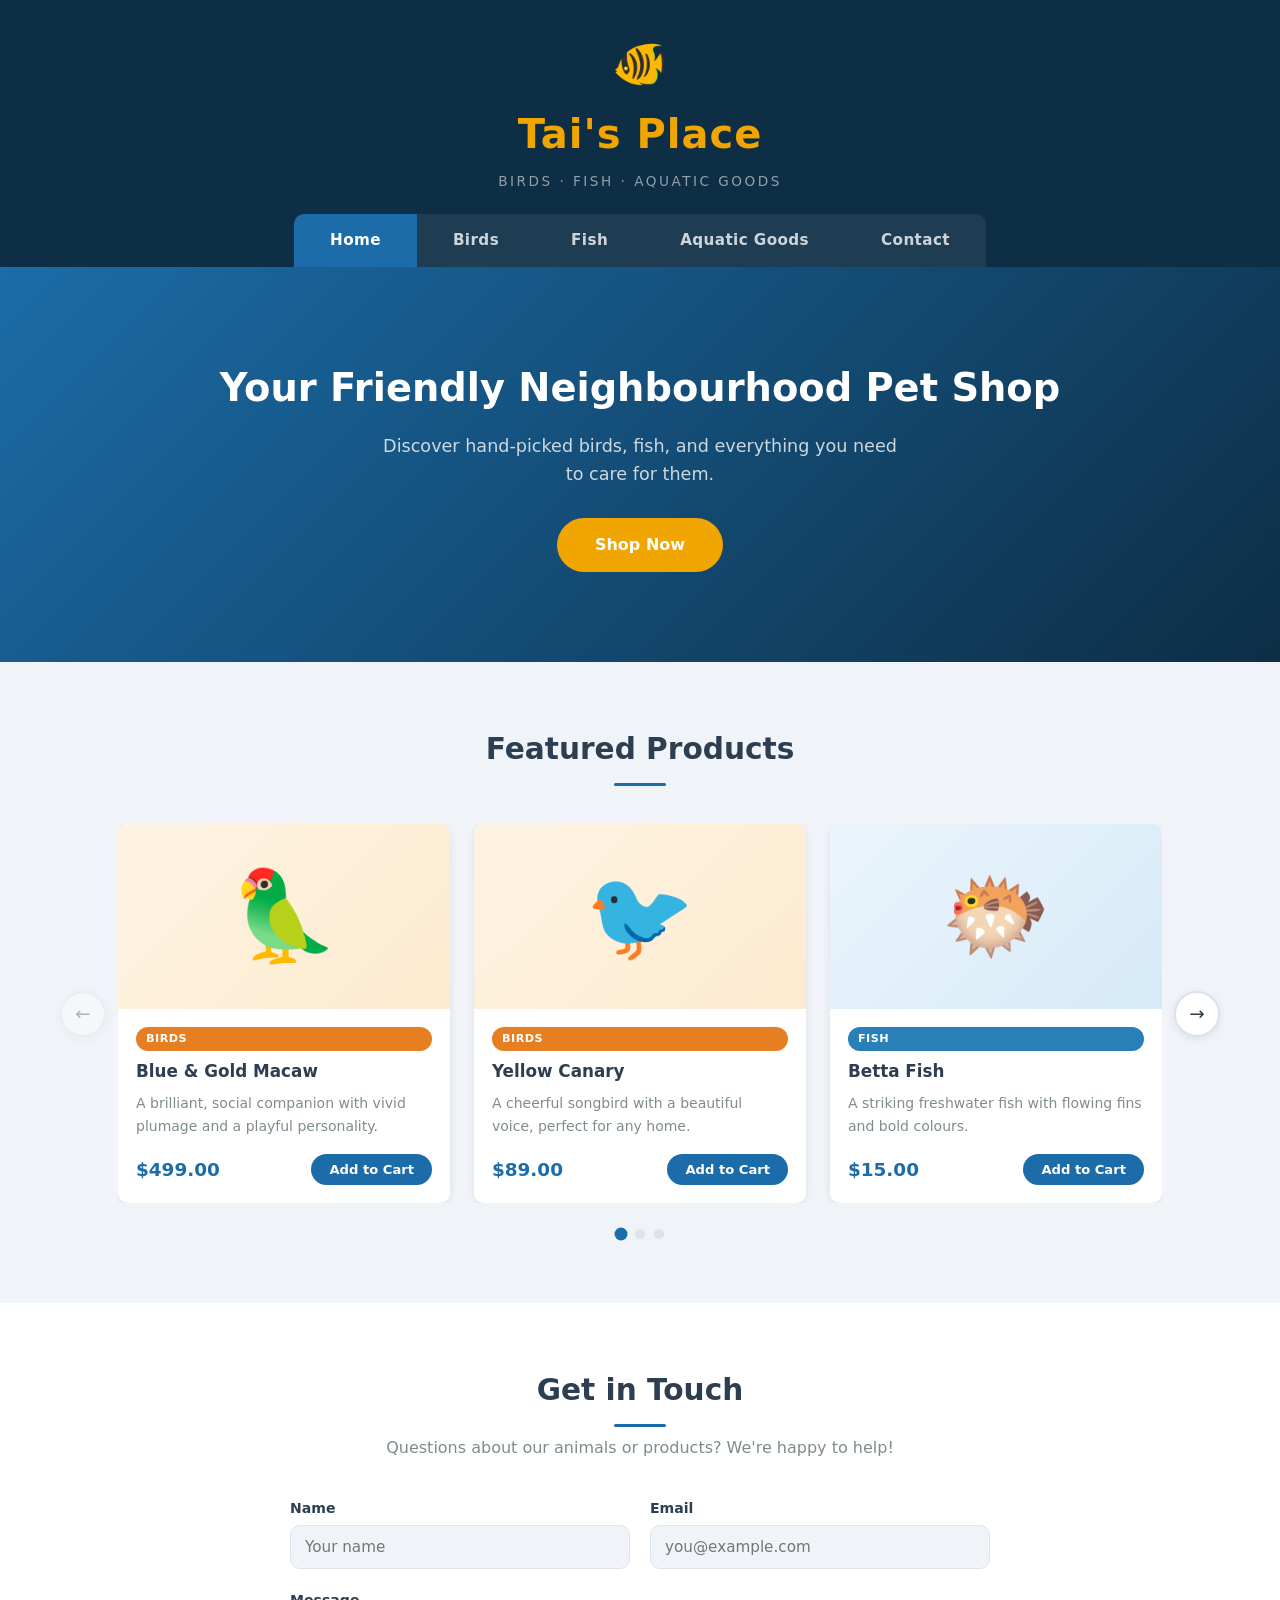
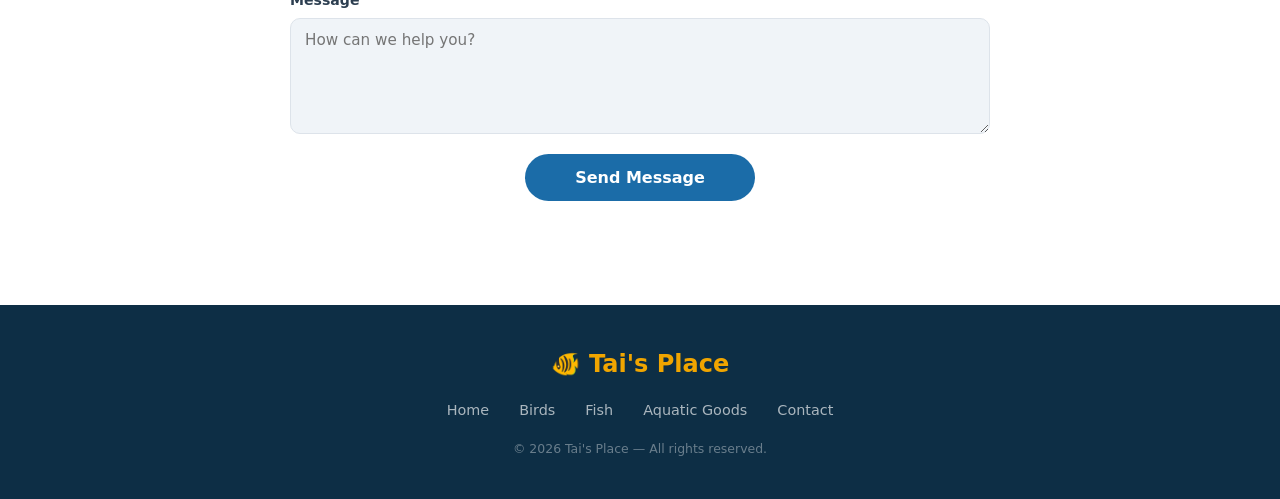
<file: index.html>
<!DOCTYPE html>
<html lang="en">
<head>
  <meta charset="UTF-8" />
  <meta name="viewport" content="width=device-width, initial-scale=1.0" />
  <title>Tai's Place — Birds, Fish &amp; Aquatic Goods</title>
  <link rel="stylesheet" href="style.css" />
</head>
<body>

  <!-- ============================================================
       HEADER: Logo (centered) + Navigation (centered below logo)
  ============================================================ -->
  <header class="site-header">

    <!-- Logo — clicking it returns to the home page -->
    <a href="index.html" class="logo-link">
      <div class="logo">
        <span class="logo-icon">🐠</span>
        <h1>Tai's Place</h1>
        <p class="tagline">Birds · Fish · Aquatic Goods</p>
      </div>
    </a>

    <!-- Nav links: Home | Birds | Fish | Aquatic Goods | Contact -->
    <nav class="main-nav" aria-label="Main navigation">
      <ul>
        <li><a href="index.html"         class="nav-link" aria-current="page">Home</a></li>
        <li><a href="birds.html"         class="nav-link">Birds</a></li>
        <li><a href="fish.html"          class="nav-link">Fish</a></li>
        <li><a href="aquatic-goods.html" class="nav-link">Aquatic Goods</a></li>
        <li><a href="contact.html"       class="nav-link">Contact</a></li>
      </ul>
    </nav>

    <!-- Hamburger button — hidden on desktop, shown on mobile via CSS -->
    <button class="nav-toggle" id="navToggle" aria-label="Toggle navigation" aria-expanded="false">
      <span></span>
      <span></span>
      <span></span>
    </button>

  </header>

  <!-- ============================================================
       HERO BANNER — quick welcome section (generic website staple)
  ============================================================ -->
  <section class="hero">
    <div class="hero-content">
      <h2>Your Friendly Neighbourhood Pet Shop</h2>
      <p>Discover hand-picked birds, fish, and everything you need to care for them.</p>
      <a href="#featured" class="btn-primary">Shop Now</a>
    </div>
  </section>

  <!-- ============================================================
       MAIN CONTENT
  ============================================================ -->
  <main>

    <!-- ---- FEATURED PRODUCTS CAROUSEL ---- -->
    <section class="carousel-section" id="featured">
      <h2 class="section-title">Featured Products</h2>

      <div class="carousel-wrapper">

        <!-- Previous arrow button -->
        <button class="carousel-btn" id="prevBtn" aria-label="Previous product">&#8592;</button>

        <!-- Viewport: clips the overflowing track -->
        <div class="carousel-viewport">

          <!-- Track: slides left/right via JS translateX -->
          <div class="carousel-track" id="carouselTrack">

            <!-- Product 1 — Birds -->
            <article class="product-card" id="birds">
              <div class="card-image birds-bg">🦜</div>
              <div class="card-body">
                <span class="badge badge-birds">Birds</span>
                <h3>Blue &amp; Gold Macaw</h3>
                <p>A brilliant, social companion with vivid plumage and a playful personality.</p>
                <div class="card-footer">
                  <span class="price">$499.00</span>
                  <button class="btn-cart">Add to Cart</button>
                </div>
              </div>
            </article>

            <!-- Product 2 — Birds -->
            <article class="product-card">
              <div class="card-image birds-bg">🐦</div>
              <div class="card-body">
                <span class="badge badge-birds">Birds</span>
                <h3>Yellow Canary</h3>
                <p>A cheerful songbird with a beautiful voice, perfect for any home.</p>
                <div class="card-footer">
                  <span class="price">$89.00</span>
                  <button class="btn-cart">Add to Cart</button>
                </div>
              </div>
            </article>

            <!-- Product 3 — Fish -->
            <article class="product-card" id="fish">
              <div class="card-image fish-bg">🐡</div>
              <div class="card-body">
                <span class="badge badge-fish">Fish</span>
                <h3>Betta Fish</h3>
                <p>A striking freshwater fish with flowing fins and bold colours.</p>
                <div class="card-footer">
                  <span class="price">$15.00</span>
                  <button class="btn-cart">Add to Cart</button>
                </div>
              </div>
            </article>

            <!-- Product 4 — Fish -->
            <article class="product-card">
              <div class="card-image fish-bg">🐟</div>
              <div class="card-body">
                <span class="badge badge-fish">Fish</span>
                <h3>Goldfish</h3>
                <p>A classic, easy-care pet fish that's great for beginners of all ages.</p>
                <div class="card-footer">
                  <span class="price">$8.00</span>
                  <button class="btn-cart">Add to Cart</button>
                </div>
              </div>
            </article>

            <!-- Product 5 — Aquatic Goods -->
            <article class="product-card" id="aquatic-goods">
              <div class="card-image aquatic-bg">🪸</div>
              <div class="card-body">
                <span class="badge badge-aquatic">Aquatic Goods</span>
                <h3>Aquarium Starter Kit</h3>
                <p>Tank, filter, air pump, and décor — everything you need in one box.</p>
                <div class="card-footer">
                  <span class="price">$129.00</span>
                  <button class="btn-cart">Add to Cart</button>
                </div>
              </div>
            </article>

          </div><!-- end .carousel-track -->
        </div><!-- end .carousel-viewport -->

        <!-- Next arrow button -->
        <button class="carousel-btn" id="nextBtn" aria-label="Next product">&#8594;</button>

      </div><!-- end .carousel-wrapper -->

      <!-- Dot indicators — built dynamically in script.js -->
      <div class="carousel-dots" id="carouselDots" aria-label="Slide navigation"></div>

    </section><!-- end #featured -->

    <!-- ---- CONTACT SECTION ---- -->
    <section class="contact-section" id="contact">
      <div class="contact-inner">

        <h2 class="section-title">Get in Touch</h2>
        <p class="contact-subtitle">Questions about our animals or products? We're happy to help!</p>

        <form class="contact-form" id="contactForm" novalidate>

          <!-- Name + Email side by side on wider screens -->
          <div class="form-row">
            <div class="form-group">
              <label for="name">Name</label>
              <input type="text"  id="name"  name="name"  placeholder="Your name"         required />
            </div>
            <div class="form-group">
              <label for="email">Email</label>
              <input type="email" id="email" name="email" placeholder="you@example.com"   required />
            </div>
          </div>

          <div class="form-group">
            <label for="message">Message</label>
            <textarea id="message" name="message" rows="5" placeholder="How can we help you?" required></textarea>
          </div>

          <button type="submit" class="btn-submit">Send Message</button>

          <!-- Success / error message (set by script.js) -->
          <p class="form-feedback" id="formFeedback" aria-live="polite"></p>

        </form>
      </div>
    </section><!-- end #contact -->

  </main>

  <!-- ============================================================
       FOOTER
  ============================================================ -->
  <footer class="site-footer">
    <div class="footer-inner">

      <p class="footer-brand">🐠 Tai's Place</p>

      <nav class="footer-nav" aria-label="Footer navigation">
        <a href="index.html">Home</a>
        <a href="birds.html">Birds</a>
        <a href="fish.html">Fish</a>
        <a href="aquatic-goods.html">Aquatic Goods</a>
        <a href="contact.html">Contact</a>
      </nav>

      <p class="footer-copy">&copy; 2026 Tai's Place &mdash; All rights reserved.</p>

    </div>
  </footer>

  <script src="script.js"></script>
</body>
</html>
</file>
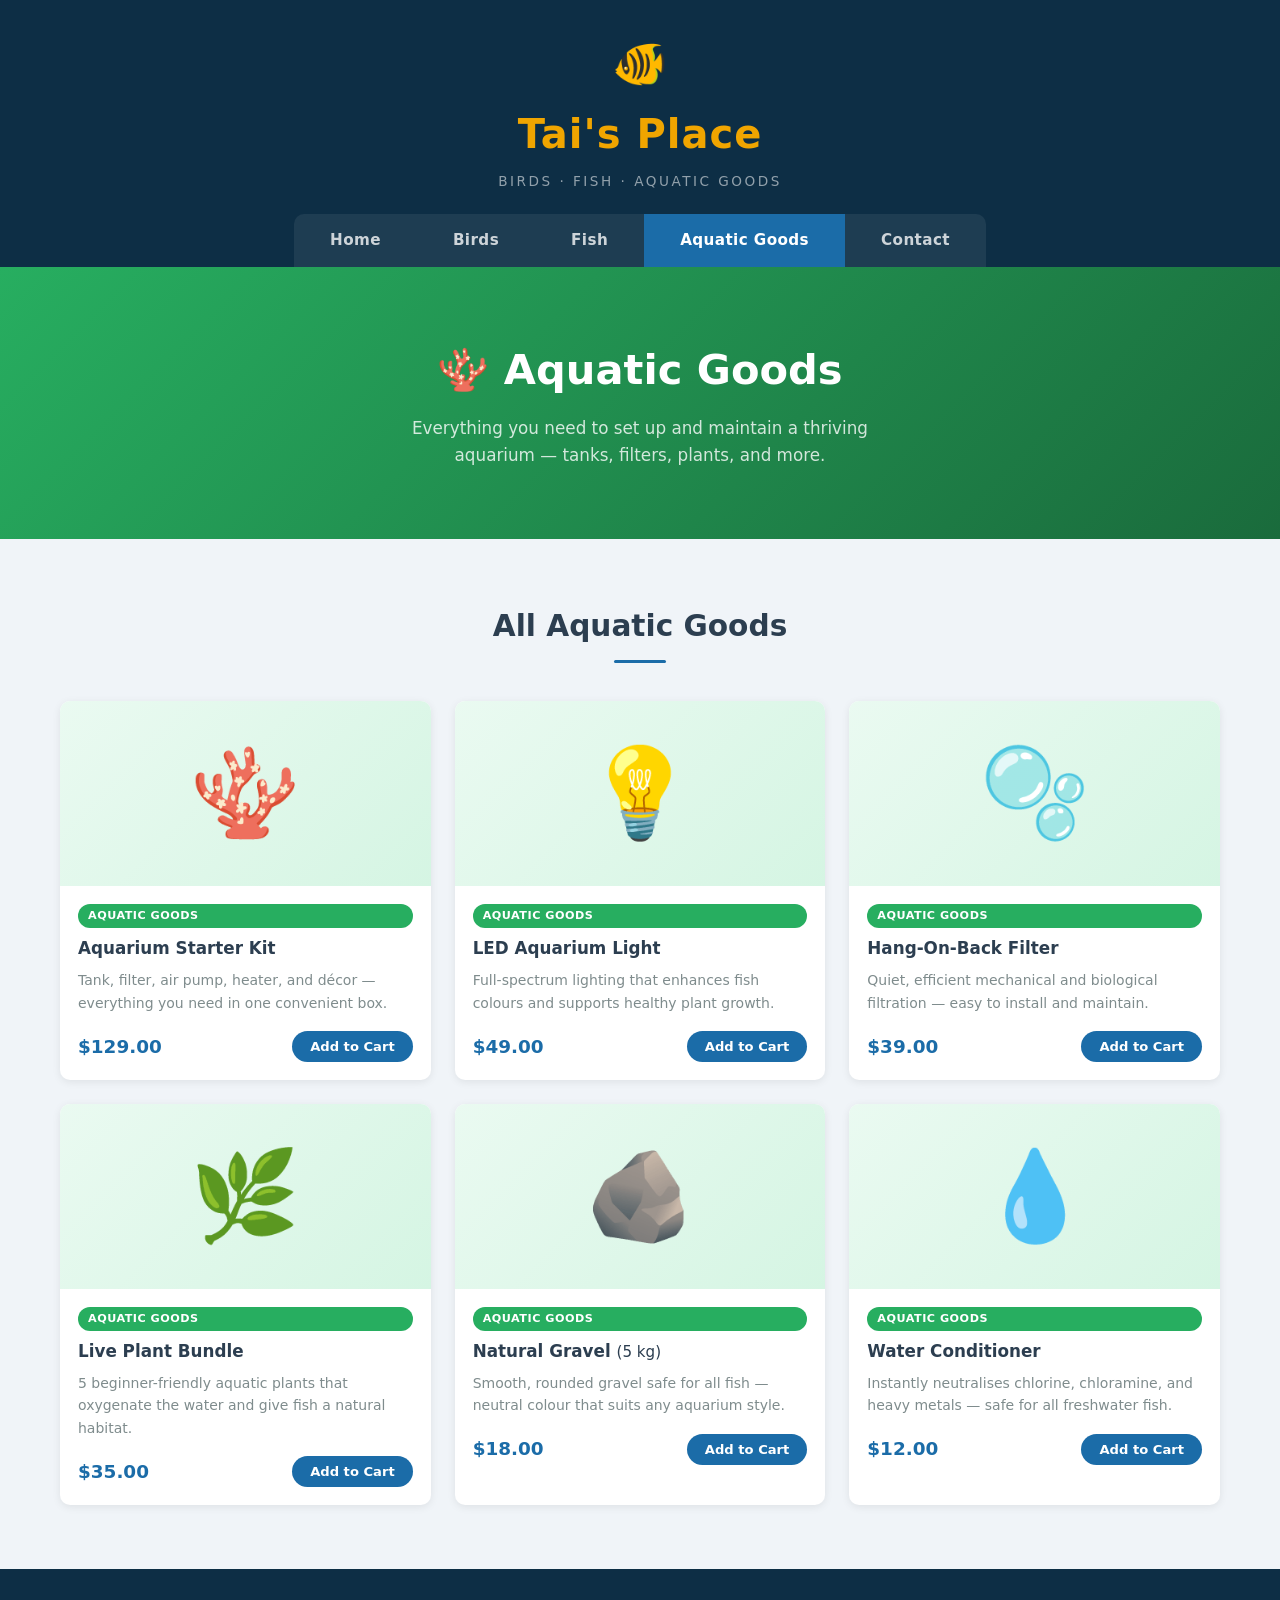
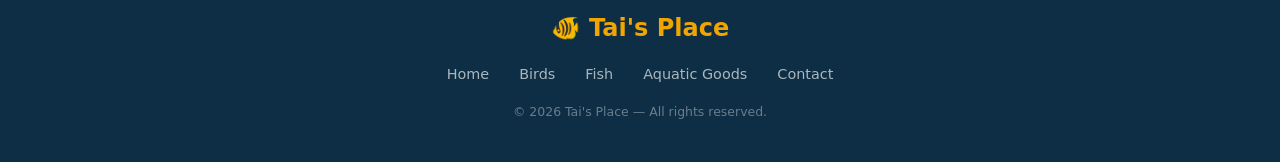
<file: aquatic-goods.html>
<!DOCTYPE html>
<html lang="en">
<head>
  <meta charset="UTF-8" />
  <meta name="viewport" content="width=device-width, initial-scale=1.0" />
  <title>Aquatic Goods | Tai's Place</title>
  <link rel="stylesheet" href="style.css" />
</head>
<body>

  <!-- ============================================================
       HEADER  (shared across all pages)
  ============================================================ -->
  <header class="site-header">

    <!-- Logo — clicking returns to home page -->
    <a href="index.html" class="logo-link">
      <div class="logo">
        <span class="logo-icon">🐠</span>
        <h1>Tai's Place</h1>
        <p class="tagline">Birds · Fish · Aquatic Goods</p>
      </div>
    </a>

    <!-- Nav: aria-current="page" marks the active link -->
    <nav class="main-nav" aria-label="Main navigation">
      <ul>
        <li><a href="index.html"         class="nav-link">Home</a></li>
        <li><a href="birds.html"         class="nav-link">Birds</a></li>
        <li><a href="fish.html"          class="nav-link">Fish</a></li>
        <li><a href="aquatic-goods.html" class="nav-link" aria-current="page">Aquatic Goods</a></li>
        <li><a href="contact.html"       class="nav-link">Contact</a></li>
      </ul>
    </nav>

    <!-- Hamburger button — hidden on desktop, shown on mobile via CSS -->
    <button class="nav-toggle" id="navToggle" aria-label="Toggle navigation" aria-expanded="false">
      <span></span>
      <span></span>
      <span></span>
    </button>

  </header>

  <!-- ============================================================
       PAGE HERO  (green / nature theme for aquatic goods)
  ============================================================ -->
  <section class="page-hero aquatic-hero">
    <h2>🪸 Aquatic Goods</h2>
    <p>Everything you need to set up and maintain a thriving aquarium — tanks, filters, plants, and more.</p>
  </section>

  <!-- ============================================================
       PRODUCTS GRID  (3 × 2 = 6 products)
  ============================================================ -->
  <main>
    <section class="products-section">
      <h2 class="section-title">All Aquatic Goods</h2>

      <div class="products-grid">

        <!-- Card 1 -->
        <article class="product-card">
          <div class="card-image aquatic-bg">🪸</div>
          <div class="card-body">
            <span class="badge badge-aquatic">Aquatic Goods</span>
            <h3>Aquarium Starter Kit</h3>
            <p>Tank, filter, air pump, heater, and décor — everything you need in one convenient box.</p>
            <div class="card-footer">
              <span class="price">$129.00</span>
              <button class="btn-cart">Add to Cart</button>
            </div>
          </div>
        </article>

        <!-- Card 2 -->
        <article class="product-card">
          <div class="card-image aquatic-bg">💡</div>
          <div class="card-body">
            <span class="badge badge-aquatic">Aquatic Goods</span>
            <h3>LED Aquarium Light</h3>
            <p>Full-spectrum lighting that enhances fish colours and supports healthy plant growth.</p>
            <div class="card-footer">
              <span class="price">$49.00</span>
              <button class="btn-cart">Add to Cart</button>
            </div>
          </div>
        </article>

        <!-- Card 3 -->
        <article class="product-card">
          <div class="card-image aquatic-bg">🫧</div>
          <div class="card-body">
            <span class="badge badge-aquatic">Aquatic Goods</span>
            <h3>Hang-On-Back Filter</h3>
            <p>Quiet, efficient mechanical and biological filtration — easy to install and maintain.</p>
            <div class="card-footer">
              <span class="price">$39.00</span>
              <button class="btn-cart">Add to Cart</button>
            </div>
          </div>
        </article>

        <!-- Card 4 -->
        <article class="product-card">
          <div class="card-image aquatic-bg">🌿</div>
          <div class="card-body">
            <span class="badge badge-aquatic">Aquatic Goods</span>
            <h3>Live Plant Bundle</h3>
            <p>5 beginner-friendly aquatic plants that oxygenate the water and give fish a natural habitat.</p>
            <div class="card-footer">
              <span class="price">$35.00</span>
              <button class="btn-cart">Add to Cart</button>
            </div>
          </div>
        </article>

        <!-- Card 5 -->
        <article class="product-card">
          <div class="card-image aquatic-bg">🪨</div>
          <div class="card-body">
            <span class="badge badge-aquatic">Aquatic Goods</span>
            <h3>Natural Gravel <span style="font-weight:400;font-size:.9em;">(5 kg)</span></h3>
            <p>Smooth, rounded gravel safe for all fish — neutral colour that suits any aquarium style.</p>
            <div class="card-footer">
              <span class="price">$18.00</span>
              <button class="btn-cart">Add to Cart</button>
            </div>
          </div>
        </article>

        <!-- Card 6 -->
        <article class="product-card">
          <div class="card-image aquatic-bg">💧</div>
          <div class="card-body">
            <span class="badge badge-aquatic">Aquatic Goods</span>
            <h3>Water Conditioner</h3>
            <p>Instantly neutralises chlorine, chloramine, and heavy metals — safe for all freshwater fish.</p>
            <div class="card-footer">
              <span class="price">$12.00</span>
              <button class="btn-cart">Add to Cart</button>
            </div>
          </div>
        </article>

      </div><!-- end .products-grid -->
    </section>
  </main>

  <!-- ============================================================
       FOOTER  (shared across all pages)
  ============================================================ -->
  <footer class="site-footer">
    <div class="footer-inner">
      <p class="footer-brand">🐠 Tai's Place</p>
      <nav class="footer-nav" aria-label="Footer navigation">
        <a href="index.html">Home</a>
        <a href="birds.html">Birds</a>
        <a href="fish.html">Fish</a>
        <a href="aquatic-goods.html">Aquatic Goods</a>
        <a href="contact.html">Contact</a>
      </nav>
      <p class="footer-copy">&copy; 2026 Tai's Place &mdash; All rights reserved.</p>
    </div>
  </footer>

  <script src="script.js"></script>
</body>
</html>
</file>
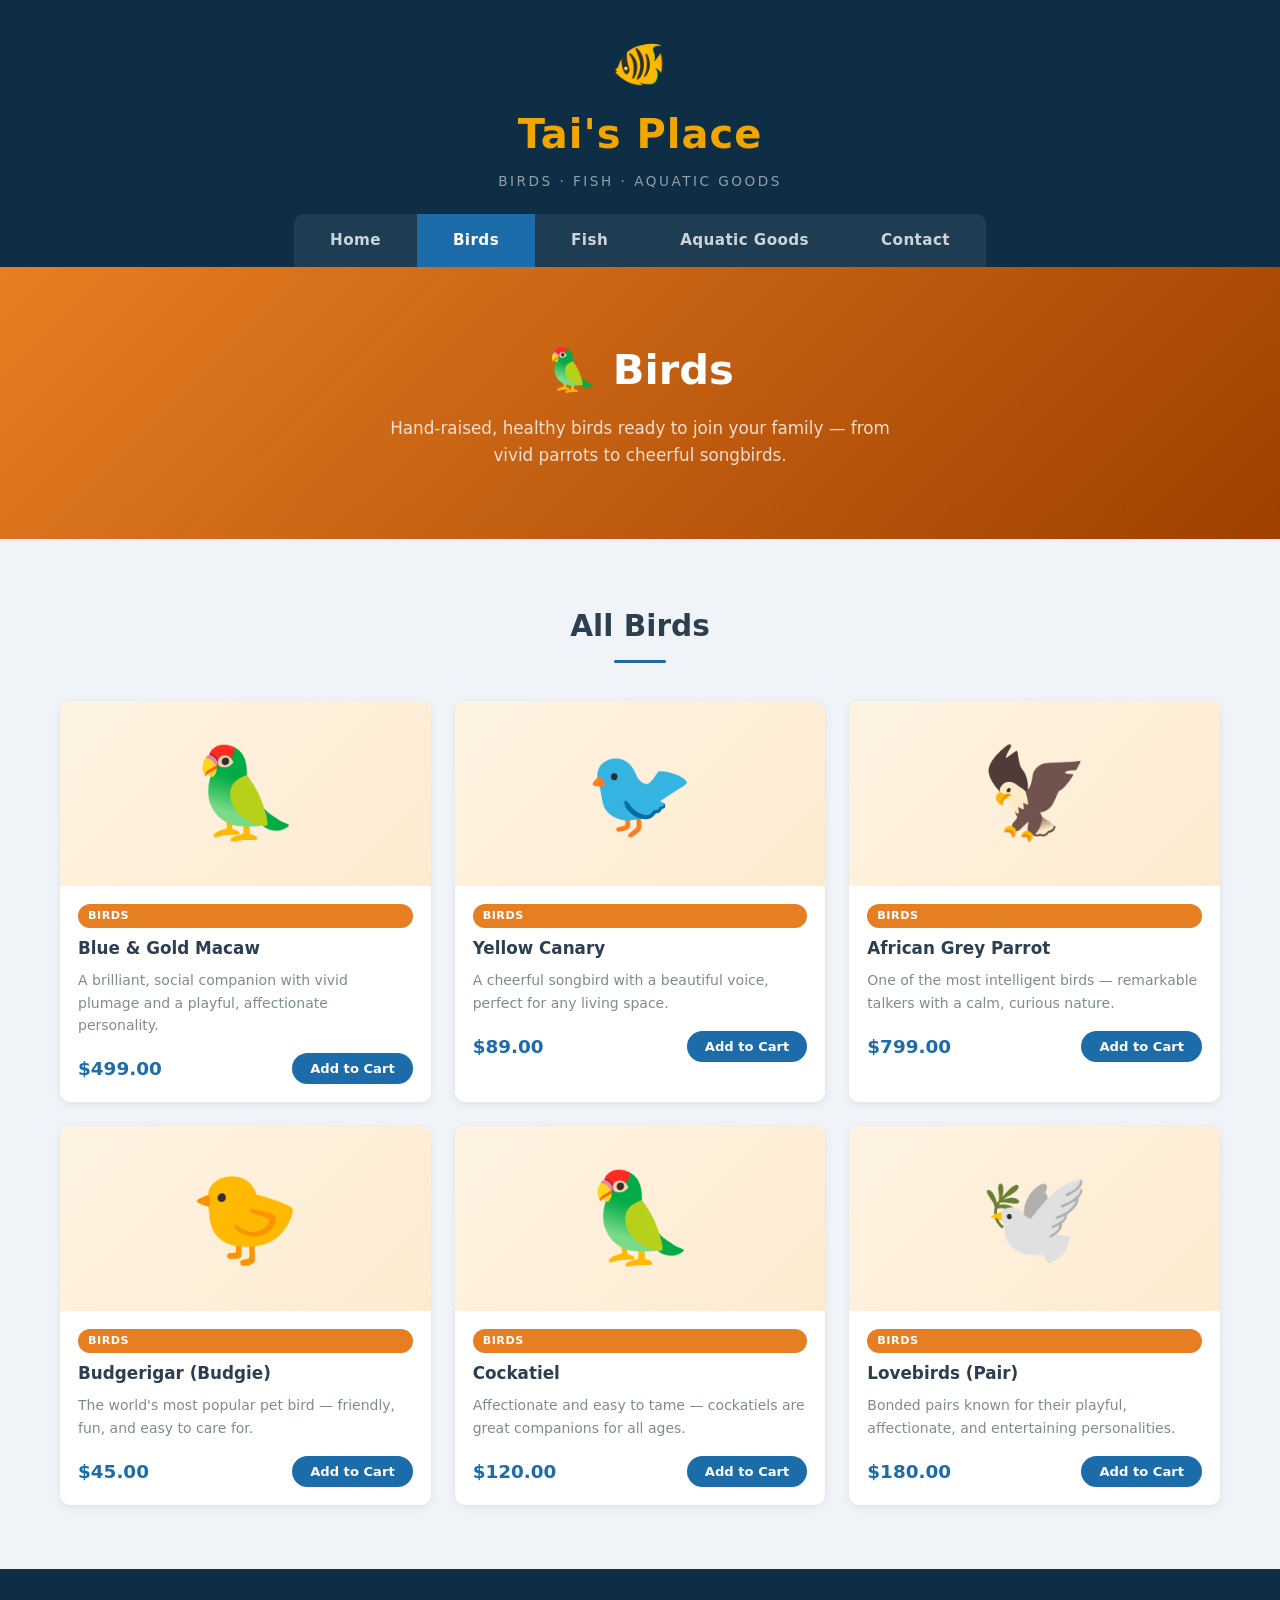
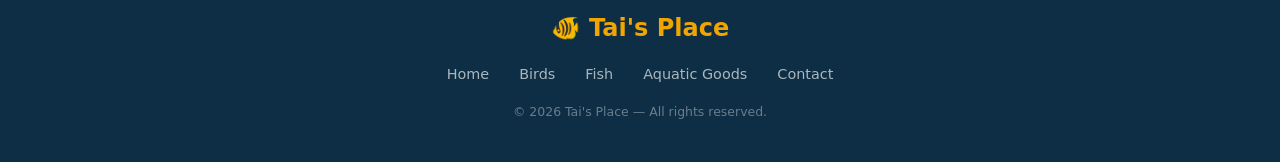
<file: birds.html>
<!DOCTYPE html>
<html lang="en">
<head>
  <meta charset="UTF-8" />
  <meta name="viewport" content="width=device-width, initial-scale=1.0" />
  <title>Birds | Tai's Place</title>
  <link rel="stylesheet" href="style.css" />
</head>
<body>

  <!-- ============================================================
       HEADER  (shared across all pages)
  ============================================================ -->
  <header class="site-header">

    <!-- Logo — clicking returns to home page -->
    <a href="index.html" class="logo-link">
      <div class="logo">
        <span class="logo-icon">🐠</span>
        <h1>Tai's Place</h1>
        <p class="tagline">Birds · Fish · Aquatic Goods</p>
      </div>
    </a>

    <!-- Nav: aria-current="page" marks the active link -->
    <nav class="main-nav" aria-label="Main navigation">
      <ul>
        <li><a href="index.html"         class="nav-link">Home</a></li>
        <li><a href="birds.html"         class="nav-link" aria-current="page">Birds</a></li>
        <li><a href="fish.html"          class="nav-link">Fish</a></li>
        <li><a href="aquatic-goods.html" class="nav-link">Aquatic Goods</a></li>
        <li><a href="contact.html"       class="nav-link">Contact</a></li>
      </ul>
    </nav>

    <!-- Hamburger button — hidden on desktop, shown on mobile via CSS -->
    <button class="nav-toggle" id="navToggle" aria-label="Toggle navigation" aria-expanded="false">
      <span></span>
      <span></span>
      <span></span>
    </button>

  </header>

  <!-- ============================================================
       PAGE HERO  (orange / warm theme for birds)
  ============================================================ -->
  <section class="page-hero birds-hero">
    <h2>🦜 Birds</h2>
    <p>Hand-raised, healthy birds ready to join your family — from vivid parrots to cheerful songbirds.</p>
  </section>

  <!-- ============================================================
       PRODUCTS GRID  (3 × 2 = 6 birds)
  ============================================================ -->
  <main>
    <section class="products-section">
      <h2 class="section-title">All Birds</h2>

      <div class="products-grid">

        <!-- Card 1 -->
        <article class="product-card">
          <div class="card-image birds-bg">🦜</div>
          <div class="card-body">
            <span class="badge badge-birds">Birds</span>
            <h3>Blue &amp; Gold Macaw</h3>
            <p>A brilliant, social companion with vivid plumage and a playful, affectionate personality.</p>
            <div class="card-footer">
              <span class="price">$499.00</span>
              <button class="btn-cart">Add to Cart</button>
            </div>
          </div>
        </article>

        <!-- Card 2 -->
        <article class="product-card">
          <div class="card-image birds-bg">🐦</div>
          <div class="card-body">
            <span class="badge badge-birds">Birds</span>
            <h3>Yellow Canary</h3>
            <p>A cheerful songbird with a beautiful voice, perfect for any living space.</p>
            <div class="card-footer">
              <span class="price">$89.00</span>
              <button class="btn-cart">Add to Cart</button>
            </div>
          </div>
        </article>

        <!-- Card 3 -->
        <article class="product-card">
          <div class="card-image birds-bg">🦅</div>
          <div class="card-body">
            <span class="badge badge-birds">Birds</span>
            <h3>African Grey Parrot</h3>
            <p>One of the most intelligent birds — remarkable talkers with a calm, curious nature.</p>
            <div class="card-footer">
              <span class="price">$799.00</span>
              <button class="btn-cart">Add to Cart</button>
            </div>
          </div>
        </article>

        <!-- Card 4 -->
        <article class="product-card">
          <div class="card-image birds-bg">🐤</div>
          <div class="card-body">
            <span class="badge badge-birds">Birds</span>
            <h3>Budgerigar (Budgie)</h3>
            <p>The world's most popular pet bird — friendly, fun, and easy to care for.</p>
            <div class="card-footer">
              <span class="price">$45.00</span>
              <button class="btn-cart">Add to Cart</button>
            </div>
          </div>
        </article>

        <!-- Card 5 -->
        <article class="product-card">
          <div class="card-image birds-bg">🦜</div>
          <div class="card-body">
            <span class="badge badge-birds">Birds</span>
            <h3>Cockatiel</h3>
            <p>Affectionate and easy to tame — cockatiels are great companions for all ages.</p>
            <div class="card-footer">
              <span class="price">$120.00</span>
              <button class="btn-cart">Add to Cart</button>
            </div>
          </div>
        </article>

        <!-- Card 6 -->
        <article class="product-card">
          <div class="card-image birds-bg">🕊️</div>
          <div class="card-body">
            <span class="badge badge-birds">Birds</span>
            <h3>Lovebirds (Pair)</h3>
            <p>Bonded pairs known for their playful, affectionate, and entertaining personalities.</p>
            <div class="card-footer">
              <span class="price">$180.00</span>
              <button class="btn-cart">Add to Cart</button>
            </div>
          </div>
        </article>

      </div><!-- end .products-grid -->
    </section>
  </main>

  <!-- ============================================================
       FOOTER  (shared across all pages)
  ============================================================ -->
  <footer class="site-footer">
    <div class="footer-inner">
      <p class="footer-brand">🐠 Tai's Place</p>
      <nav class="footer-nav" aria-label="Footer navigation">
        <a href="index.html">Home</a>
        <a href="birds.html">Birds</a>
        <a href="fish.html">Fish</a>
        <a href="aquatic-goods.html">Aquatic Goods</a>
        <a href="contact.html">Contact</a>
      </nav>
      <p class="footer-copy">&copy; 2026 Tai's Place &mdash; All rights reserved.</p>
    </div>
  </footer>

  <script src="script.js"></script>
</body>
</html>
</file>
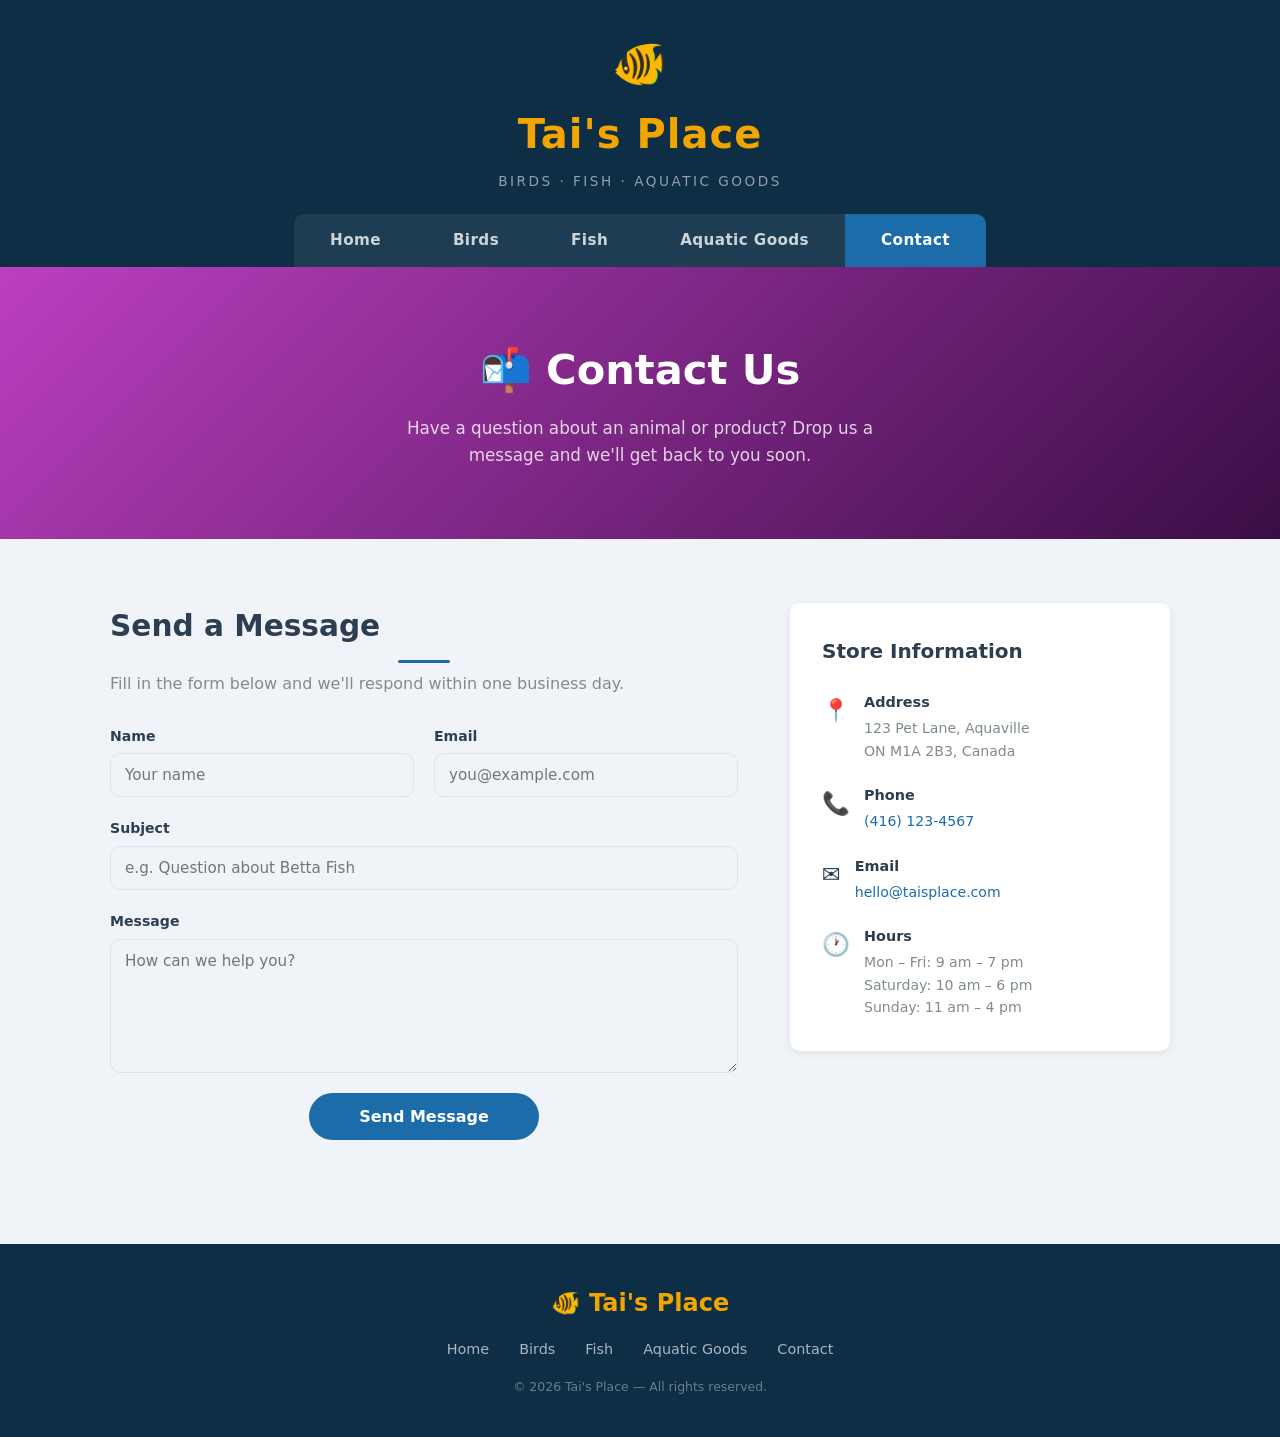
<file: contact.html>
<!DOCTYPE html>
<html lang="en">
<head>
  <meta charset="UTF-8" />
  <meta name="viewport" content="width=device-width, initial-scale=1.0" />
  <title>Contact | Tai's Place</title>
  <link rel="stylesheet" href="style.css" />
</head>
<body>

  <!-- ============================================================
       HEADER  (shared across all pages)
  ============================================================ -->
  <header class="site-header">

    <!-- Logo — clicking returns to home page -->
    <a href="index.html" class="logo-link">
      <div class="logo">
        <span class="logo-icon">🐠</span>
        <h1>Tai's Place</h1>
        <p class="tagline">Birds · Fish · Aquatic Goods</p>
      </div>
    </a>

    <!-- Nav: aria-current="page" marks the active link -->
    <nav class="main-nav" aria-label="Main navigation">
      <ul>
        <li><a href="index.html"         class="nav-link">Home</a></li>
        <li><a href="birds.html"         class="nav-link">Birds</a></li>
        <li><a href="fish.html"          class="nav-link">Fish</a></li>
        <li><a href="aquatic-goods.html" class="nav-link">Aquatic Goods</a></li>
        <li><a href="contact.html"       class="nav-link" aria-current="page">Contact</a></li>
      </ul>
    </nav>

    <!-- Hamburger button — hidden on desktop, shown on mobile via CSS -->
    <button class="nav-toggle" id="navToggle" aria-label="Toggle navigation" aria-expanded="false">
      <span></span>
      <span></span>
      <span></span>
    </button>

  </header>

  <!-- ============================================================
       PAGE HERO
  ============================================================ -->
  <section class="page-hero contact-hero">
    <h2>📬 Contact Us</h2>
    <p>Have a question about an animal or product? Drop us a message and we'll get back to you soon.</p>
  </section>

  <!-- ============================================================
       CONTACT CONTENT  (form + store info side by side on desktop)
  ============================================================ -->
  <main>
    <section class="contact-page-section">
      <div class="contact-page-inner">

        <!-- ---- Contact Form ---- -->
        <div class="contact-form-col">
          <h2 class="section-title" style="text-align:left;">Send a Message</h2>
          <p class="contact-subtitle" style="text-align:left; margin-bottom:28px;">
            Fill in the form below and we'll respond within one business day.
          </p>

          <form class="contact-form" id="contactForm" novalidate>

            <!-- Name + Email side by side on wider screens -->
            <div class="form-row">
              <div class="form-group">
                <label for="name">Name</label>
                <input type="text"  id="name"  name="name"  placeholder="Your name"       required />
              </div>
              <div class="form-group">
                <label for="email">Email</label>
                <input type="email" id="email" name="email" placeholder="you@example.com" required />
              </div>
            </div>

            <!-- Subject line -->
            <div class="form-group">
              <label for="subject">Subject</label>
              <input type="text" id="subject" name="subject" placeholder="e.g. Question about Betta Fish" />
            </div>

            <div class="form-group">
              <label for="message">Message</label>
              <textarea id="message" name="message" rows="6" placeholder="How can we help you?" required></textarea>
            </div>

            <button type="submit" class="btn-submit">Send Message</button>

            <!-- Feedback message shown after submit (set by script.js) -->
            <p class="form-feedback" id="formFeedback" aria-live="polite"></p>

          </form>
        </div><!-- end .contact-form-col -->

        <!-- ---- Store Info ---- -->
        <aside class="contact-info-col">

          <h3 class="info-heading">Store Information</h3>

          <ul class="info-list">

            <li class="info-item">
              <span class="info-icon">📍</span>
              <div>
                <strong>Address</strong>
                <p>123 Pet Lane, Aquaville<br/>ON M1A 2B3, Canada</p>
              </div>
            </li>

            <li class="info-item">
              <span class="info-icon">📞</span>
              <div>
                <strong>Phone</strong>
                <p><a href="tel:+14161234567">(416) 123-4567</a></p>
              </div>
            </li>

            <li class="info-item">
              <span class="info-icon">✉️</span>
              <div>
                <strong>Email</strong>
                <p><a href="mailto:hello@taisplace.com">hello@taisplace.com</a></p>
              </div>
            </li>

            <li class="info-item">
              <span class="info-icon">🕐</span>
              <div>
                <strong>Hours</strong>
                <p>
                  Mon – Fri: 9 am – 7 pm<br/>
                  Saturday: 10 am – 6 pm<br/>
                  Sunday: 11 am – 4 pm
                </p>
              </div>
            </li>

          </ul>

        </aside><!-- end .contact-info-col -->

      </div><!-- end .contact-page-inner -->
    </section>
  </main>

  <!-- ============================================================
       FOOTER  (shared across all pages)
  ============================================================ -->
  <footer class="site-footer">
    <div class="footer-inner">
      <p class="footer-brand">🐠 Tai's Place</p>
      <nav class="footer-nav" aria-label="Footer navigation">
        <a href="index.html">Home</a>
        <a href="birds.html">Birds</a>
        <a href="fish.html">Fish</a>
        <a href="aquatic-goods.html">Aquatic Goods</a>
        <a href="contact.html">Contact</a>
      </nav>
      <p class="footer-copy">&copy; 2026 Tai's Place &mdash; All rights reserved.</p>
    </div>
  </footer>

  <script src="script.js"></script>
</body>
</html>
</file>
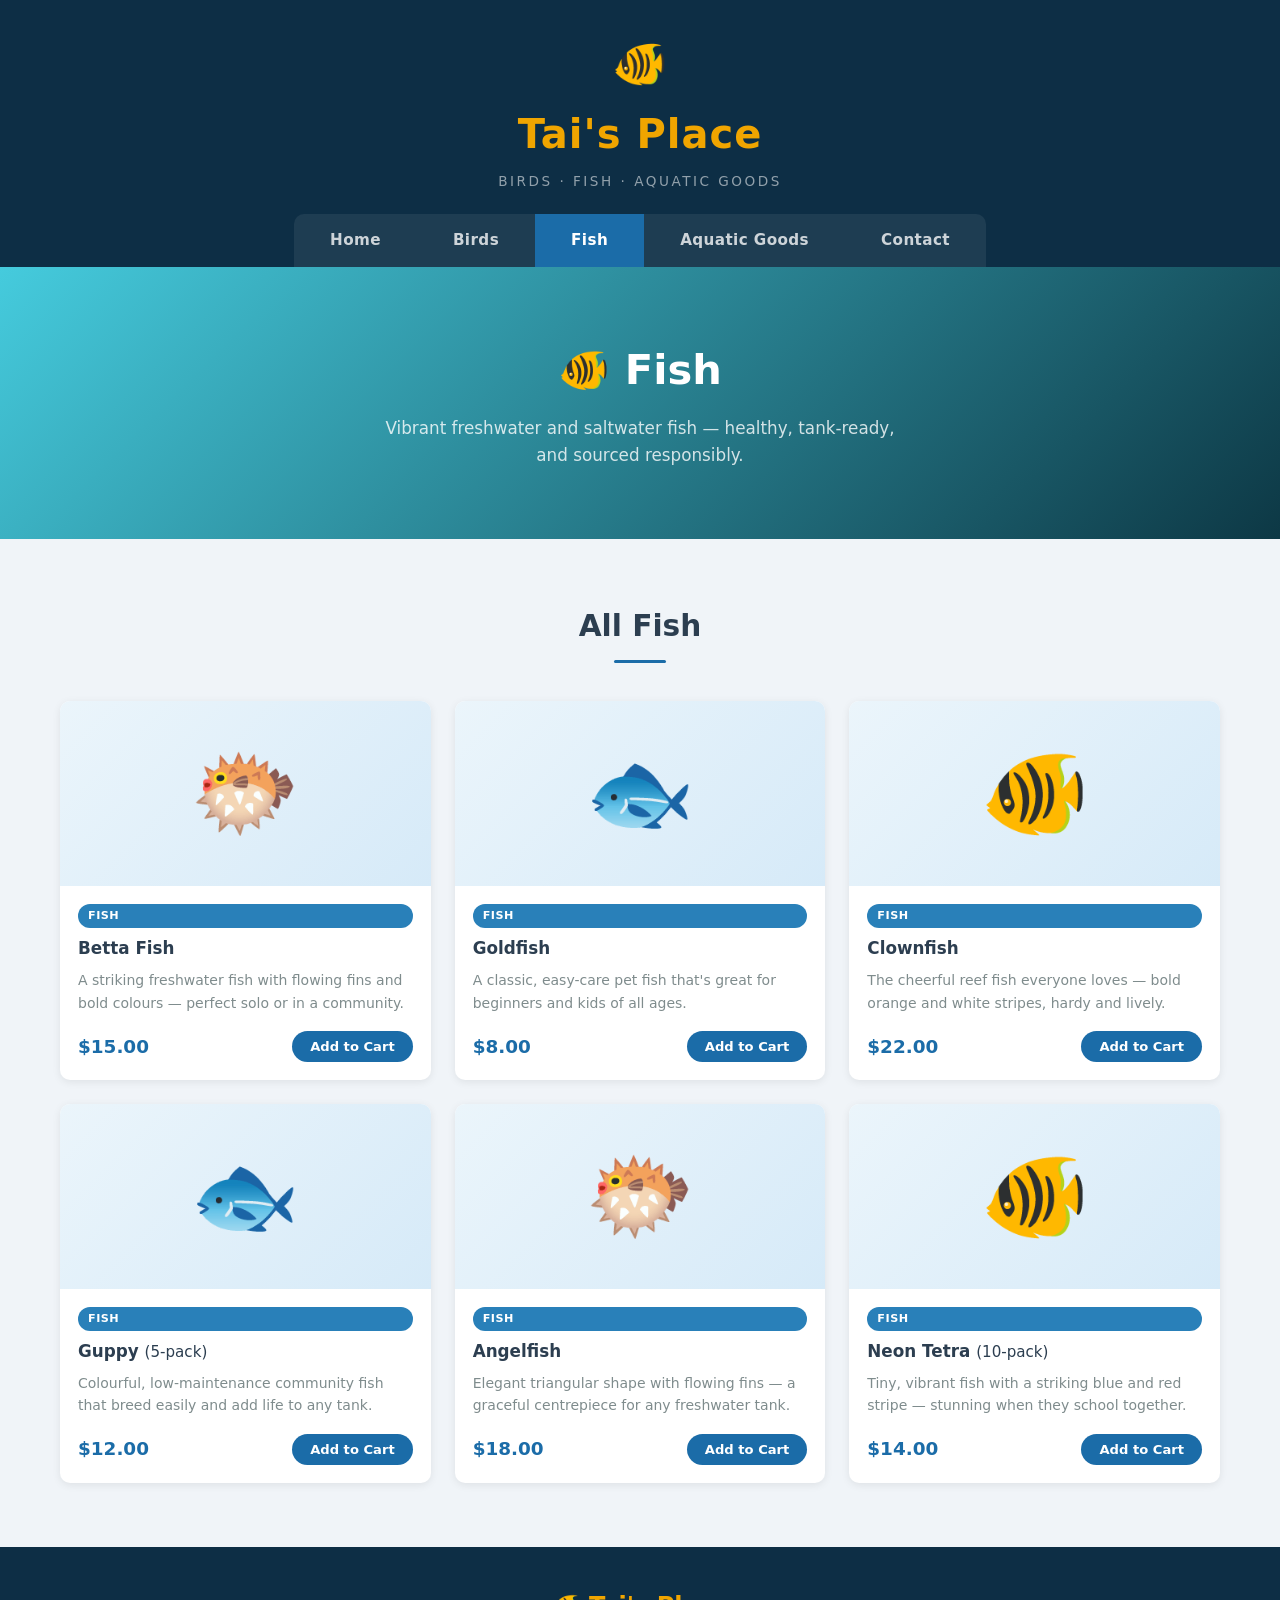
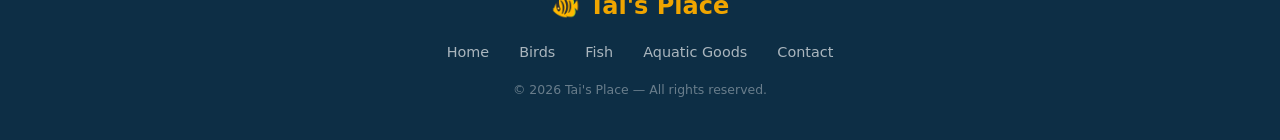
<file: fish.html>
<!DOCTYPE html>
<html lang="en">
<head>
  <meta charset="UTF-8" />
  <meta name="viewport" content="width=device-width, initial-scale=1.0" />
  <title>Fish | Tai's Place</title>
  <link rel="stylesheet" href="style.css" />
</head>
<body>

  <!-- ============================================================
       HEADER  (shared across all pages)
  ============================================================ -->
  <header class="site-header">

    <!-- Logo — clicking returns to home page -->
    <a href="index.html" class="logo-link">
      <div class="logo">
        <span class="logo-icon">🐠</span>
        <h1>Tai's Place</h1>
        <p class="tagline">Birds · Fish · Aquatic Goods</p>
      </div>
    </a>

    <!-- Nav: aria-current="page" marks the active link -->
    <nav class="main-nav" aria-label="Main navigation">
      <ul>
        <li><a href="index.html"         class="nav-link">Home</a></li>
        <li><a href="birds.html"         class="nav-link">Birds</a></li>
        <li><a href="fish.html"          class="nav-link" aria-current="page">Fish</a></li>
        <li><a href="aquatic-goods.html" class="nav-link">Aquatic Goods</a></li>
        <li><a href="contact.html"       class="nav-link">Contact</a></li>
      </ul>
    </nav>

    <!-- Hamburger button — hidden on desktop, shown on mobile via CSS -->
    <button class="nav-toggle" id="navToggle" aria-label="Toggle navigation" aria-expanded="false">
      <span></span>
      <span></span>
      <span></span>
    </button>

  </header>

  <!-- ============================================================
       PAGE HERO  (blue / ocean theme for fish)
  ============================================================ -->
  <section class="page-hero fish-hero">
    <h2>🐠 Fish</h2>
    <p>Vibrant freshwater and saltwater fish — healthy, tank-ready, and sourced responsibly.</p>
  </section>

  <!-- ============================================================
       PRODUCTS GRID  (3 × 2 = 6 fish)
  ============================================================ -->
  <main>
    <section class="products-section">
      <h2 class="section-title">All Fish</h2>

      <div class="products-grid">

        <!-- Card 1 -->
        <article class="product-card">
          <div class="card-image fish-bg">🐡</div>
          <div class="card-body">
            <span class="badge badge-fish">Fish</span>
            <h3>Betta Fish</h3>
            <p>A striking freshwater fish with flowing fins and bold colours — perfect solo or in a community.</p>
            <div class="card-footer">
              <span class="price">$15.00</span>
              <button class="btn-cart">Add to Cart</button>
            </div>
          </div>
        </article>

        <!-- Card 2 -->
        <article class="product-card">
          <div class="card-image fish-bg">🐟</div>
          <div class="card-body">
            <span class="badge badge-fish">Fish</span>
            <h3>Goldfish</h3>
            <p>A classic, easy-care pet fish that's great for beginners and kids of all ages.</p>
            <div class="card-footer">
              <span class="price">$8.00</span>
              <button class="btn-cart">Add to Cart</button>
            </div>
          </div>
        </article>

        <!-- Card 3 -->
        <article class="product-card">
          <div class="card-image fish-bg">🐠</div>
          <div class="card-body">
            <span class="badge badge-fish">Fish</span>
            <h3>Clownfish</h3>
            <p>The cheerful reef fish everyone loves — bold orange and white stripes, hardy and lively.</p>
            <div class="card-footer">
              <span class="price">$22.00</span>
              <button class="btn-cart">Add to Cart</button>
            </div>
          </div>
        </article>

        <!-- Card 4 -->
        <article class="product-card">
          <div class="card-image fish-bg">🐟</div>
          <div class="card-body">
            <span class="badge badge-fish">Fish</span>
            <h3>Guppy <span style="font-weight:400;font-size:.9em;">(5-pack)</span></h3>
            <p>Colourful, low-maintenance community fish that breed easily and add life to any tank.</p>
            <div class="card-footer">
              <span class="price">$12.00</span>
              <button class="btn-cart">Add to Cart</button>
            </div>
          </div>
        </article>

        <!-- Card 5 -->
        <article class="product-card">
          <div class="card-image fish-bg">🐡</div>
          <div class="card-body">
            <span class="badge badge-fish">Fish</span>
            <h3>Angelfish</h3>
            <p>Elegant triangular shape with flowing fins — a graceful centrepiece for any freshwater tank.</p>
            <div class="card-footer">
              <span class="price">$18.00</span>
              <button class="btn-cart">Add to Cart</button>
            </div>
          </div>
        </article>

        <!-- Card 6 -->
        <article class="product-card">
          <div class="card-image fish-bg">🐠</div>
          <div class="card-body">
            <span class="badge badge-fish">Fish</span>
            <h3>Neon Tetra <span style="font-weight:400;font-size:.9em;">(10-pack)</span></h3>
            <p>Tiny, vibrant fish with a striking blue and red stripe — stunning when they school together.</p>
            <div class="card-footer">
              <span class="price">$14.00</span>
              <button class="btn-cart">Add to Cart</button>
            </div>
          </div>
        </article>

      </div><!-- end .products-grid -->
    </section>
  </main>

  <!-- ============================================================
       FOOTER  (shared across all pages)
  ============================================================ -->
  <footer class="site-footer">
    <div class="footer-inner">
      <p class="footer-brand">🐠 Tai's Place</p>
      <nav class="footer-nav" aria-label="Footer navigation">
        <a href="index.html">Home</a>
        <a href="birds.html">Birds</a>
        <a href="fish.html">Fish</a>
        <a href="aquatic-goods.html">Aquatic Goods</a>
        <a href="contact.html">Contact</a>
      </nav>
      <p class="footer-copy">&copy; 2026 Tai's Place &mdash; All rights reserved.</p>
    </div>
  </footer>

  <script src="script.js"></script>
</body>
</html>
</file>
<file: style.css>
/* ============================================================
   RESET & CSS VARIABLES
   ============================================================ */
*, *::before, *::after {
  box-sizing: border-box;
  margin: 0;
  padding: 0;
}

:root {
  /* Colour palette */
  --clr-primary:    #1B6CA8;   /* ocean blue */
  --clr-primary-dk: #0D2E45;   /* dark blue (header / footer) */
  --clr-accent:     #F0A500;   /* gold (logo, hover highlights) */
  --clr-green:      #27AE60;   /* success / aquatic green */
  --clr-bg:         #F0F4F8;   /* page background */
  --clr-surface:    #FFFFFF;   /* cards and panels */
  --clr-text:       #2C3E50;   /* body text */
  --clr-muted:      #7F8C8D;   /* secondary / placeholder text */
  --clr-border:     #DDE3EA;   /* input / card borders */

  /* Category badge colours */
  --clr-birds:   #E67E22;
  --clr-fish:    #2980B9;
  --clr-aquatic: #27AE60;

  /* Reusable tokens */
  --radius:     10px;
  --shadow-sm:  0 2px 8px  rgba(0, 0, 0, .08);
  --shadow-md:  0 4px 20px rgba(0, 0, 0, .13);
  --transition: .3s ease;
  --font:       'Segoe UI', system-ui, sans-serif;
}

html { scroll-behavior: smooth; }

body {
  font-family: var(--font);
  background: var(--clr-bg);
  color: var(--clr-text);
  line-height: 1.6;
}

/* Utility resets */
a           { text-decoration: none; color: inherit; }
ul          { list-style: none; }
button      { cursor: pointer; border: none; font-family: var(--font); }
img, video  { display: block; max-width: 100%; }


/* ============================================================
   HEADER  (logo + nav, both centred)
   ============================================================ */
.site-header {
  background: var(--clr-primary-dk);
  color: #fff;
  text-align: center;
  padding: 28px 20px 0;   /* no bottom pad — nav flush to edge */
}

/* --- Logo --- */
.logo { margin-bottom: 22px; }

/* logo-link: the <a> that wraps the logo block */
a.logo-link {
  display: block;
}

.logo-icon {
  display: block;
  font-size: 2.8rem;
  margin-bottom: 2px;
  transition: opacity .3s ease;  /* used by JS emoji cycling */
}

/* Fade-out class toggled by JS during emoji swap */
.logo-icon.fade-out { opacity: 0; }

.logo h1 {
  font-size: 2.5rem;
  font-weight: 800;
  letter-spacing: 1px;
  color: var(--clr-accent);
}

.tagline {
  margin-top: 5px;
  font-size: .85rem;
  letter-spacing: 2.5px;
  text-transform: uppercase;
  color: rgba(255, 255, 255, .55);
}

/* --- Navigation --- */
.main-nav ul {
  display: inline-flex;       /* shrink-wrap to content */
  justify-content: center;
  background: rgba(255, 255, 255, .07);
  border-radius: var(--radius) var(--radius) 0 0;
  overflow: hidden;
}

.nav-link {
  display: block;
  padding: 14px 36px;
  font-size: .95rem;
  font-weight: 600;
  letter-spacing: .4px;
  color: rgba(255, 255, 255, .78);
  transition: background var(--transition), color var(--transition);
}

.nav-link:hover,
.nav-link[aria-current="page"] {
  background: var(--clr-primary);
  color: #fff;
}


/* ============================================================
   HAMBURGER / SANDWICH NAVIGATION
   — Button hidden on desktop; shown on mobile (≤ 768 px)
   — JS toggles .nav-open on <header> to slide the menu open
   ============================================================ */

/* Three-bar icon button (hidden by default) */
.nav-toggle {
  display: none;              /* shown only inside the mobile media query */
  flex-direction: column;
  justify-content: space-between;
  width: 30px;
  height: 22px;
  background: transparent;
  padding: 0;
  flex-shrink: 0;
}

/* Individual bars */
.nav-toggle span {
  display: block;
  width: 100%;
  height: 3px;
  background: #fff;
  border-radius: 2px;
  transition: transform .3s ease, opacity .3s ease;
  transform-origin: center;
}

/* Animate bars → X when .nav-open is present on the header */
.site-header.nav-open .nav-toggle span:nth-child(1) {
  transform: translateY(9.5px) rotate(45deg);
}
.site-header.nav-open .nav-toggle span:nth-child(2) {
  opacity: 0;
  transform: scaleX(0);
}
.site-header.nav-open .nav-toggle span:nth-child(3) {
  transform: translateY(-9.5px) rotate(-45deg);
}

/* ---- Mobile layout (≤ 768 px) ---- */
@media (max-width: 768px) {

  /* Header becomes a flex row: logo left, hamburger right */
  .site-header {
    display: flex;
    flex-wrap: wrap;          /* nav drops onto its own row below */
    align-items: center;
    justify-content: space-between;
    padding: 14px 20px;       /* tighter vertical padding */
    text-align: left;

    /* Sticky on mobile so the hamburger is always reachable */
    position: sticky;
    top: 0;
    z-index: 100;
  }

  /* Compact logo — keep it short on small screens */
  .logo        { margin-bottom: 0; text-align: left; }
  .logo h1     { font-size: 1.6rem; }
  .tagline     { display: none; }            /* hide tagline to save space */
  .logo-icon   { display: inline; font-size: 1.9rem; margin-right: 6px; }

  /* Show the hamburger button */
  .nav-toggle  { display: flex; }

  /* Nav occupies full width below the logo row, collapsed by default */
  .main-nav {
    width: 100%;
    overflow: hidden;
    max-height: 0;            /* collapsed */
    transition: max-height .35s ease;
  }

  /* Slide open when .nav-open is toggled on the header */
  .site-header.nav-open .main-nav { max-height: 400px; }

  /* Stack links vertically, full width */
  .main-nav ul {
    display: flex;
    flex-direction: column;
    width: 100%;
    border-radius: 0;
    background: rgba(255, 255, 255, .07);
  }

  .nav-link {
    padding: 14px 20px;
    text-align: left;
    border-top: 1px solid rgba(255, 255, 255, .08);
  }
}


/* ============================================================
   HERO BANNER
   ============================================================ */
.hero {
  background: linear-gradient(135deg, #1B6CA8 0%, #0D2E45 100%);
  color: #fff;
  text-align: center;
  padding: 90px 20px;
}

.hero-content h2 {
  font-size: 2.4rem;
  font-weight: 800;
  margin-bottom: 14px;
}

.hero-content p {
  font-size: 1.1rem;
  color: rgba(255, 255, 255, .78);
  max-width: 520px;
  margin: 0 auto 30px;
}

/* Primary CTA button */
.btn-primary {
  display: inline-block;
  background: var(--clr-accent);
  color: #fff;
  font-size: 1rem;
  font-weight: 700;
  padding: 14px 38px;
  border-radius: 50px;
  transition: transform var(--transition), box-shadow var(--transition);
}

.btn-primary:hover {
  transform: translateY(-3px);
  box-shadow: 0 8px 22px rgba(240, 165, 0, .45);
}


/* ============================================================
   SHARED SECTION TITLE
   ============================================================ */
.section-title {
  text-align: center;
  font-size: 1.85rem;
  font-weight: 700;
  color: var(--clr-text);
  margin-bottom: 6px;
}

/* Decorative underline bar */
.section-title::after {
  content: '';
  display: block;
  width: 52px;
  height: 3px;
  background: var(--clr-primary);
  border-radius: 2px;
  margin: 10px auto 0;
}


/* ============================================================
   CAROUSEL SECTION
   ============================================================ */
.carousel-section {
  max-width: 1200px;
  margin: 0 auto;
  padding: 64px 20px;
}

/* Outer flex row: [prevBtn] [viewport] [nextBtn] */
.carousel-wrapper {
  display: flex;
  align-items: center;
  gap: 12px;
  margin-top: 38px;
}

/* Clips cards that are off-screen */
.carousel-viewport {
  overflow: hidden;
  flex: 1;
}

/* Slides horizontally; JS sets transform: translateX() */
.carousel-track {
  display: flex;
  gap: 24px;
  transition: transform .45s ease;
}

/* ---- Product Card ---- */
.product-card {
  /* Default: 3 cards per view.
     Width = (100% of viewport - 2 gaps) / 3
           = 33.333% - (2 × 24px / 3)
           = 33.333% - 16px                */
  flex: 0 0 calc(33.333% - 16px);
  background: var(--clr-surface);
  border-radius: var(--radius);
  box-shadow: var(--shadow-sm);
  overflow: hidden;
  transition: box-shadow var(--transition), transform var(--transition);
}

.product-card:hover {
  box-shadow: var(--shadow-md);
  transform: translateY(-5px);
}

/* Card image zone — coloured gradient per category */
.card-image {
  height: 185px;
  display: flex;
  align-items: center;
  justify-content: center;
  font-size: 5.5rem;
  user-select: none;
}

.birds-bg   { background: linear-gradient(135deg, #FEF3E2, #FDEBD0); }
.fish-bg    { background: linear-gradient(135deg, #EBF5FB, #D6EAF8); }
.aquatic-bg { background: linear-gradient(135deg, #EAFAF1, #D5F5E3); }

/* Card text / action zone */
.card-body {
  padding: 18px;
  display: flex;
  flex-direction: column;
  gap: 7px;
}

.card-body h3 {
  font-size: 1.05rem;
  font-weight: 700;
}

.card-body p {
  font-size: .875rem;
  color: var(--clr-muted);
  flex: 1;
}

/* Bottom row: price + button */
.card-footer {
  display: flex;
  align-items: center;
  justify-content: space-between;
  margin-top: 10px;
}

.price {
  font-size: 1.15rem;
  font-weight: 700;
  color: var(--clr-primary);
}

.btn-cart {
  background: var(--clr-primary);
  color: #fff;
  font-size: .82rem;
  font-weight: 600;
  padding: 8px 18px;
  border-radius: 50px;
  transition: background var(--transition), transform var(--transition);
}

.btn-cart:hover {
  background: var(--clr-primary-dk);
  transform: scale(1.05);
}

/* ---- Category Badges ---- */
.badge {
  display: inline-block;
  font-size: .7rem;
  font-weight: 700;
  letter-spacing: .5px;
  text-transform: uppercase;
  padding: 3px 10px;
  border-radius: 50px;
  color: #fff;
}

.badge-birds   { background: var(--clr-birds); }
.badge-fish    { background: var(--clr-fish); }
.badge-aquatic { background: var(--clr-aquatic); }

/* ---- Prev / Next Arrow Buttons ---- */
.carousel-btn {
  flex-shrink: 0;
  width: 46px;
  height: 46px;
  border-radius: 50%;
  background: var(--clr-surface);
  border: 2px solid var(--clr-border);
  font-size: 1.15rem;
  color: var(--clr-text);
  box-shadow: var(--shadow-sm);
  transition: background var(--transition), color var(--transition), border-color var(--transition);
}

.carousel-btn:hover {
  background: var(--clr-primary);
  color: #fff;
  border-color: var(--clr-primary);
}

.carousel-btn:disabled {
  opacity: .35;
  pointer-events: none;
}

/* ---- Dot Indicators ---- */
.carousel-dots {
  display: flex;
  justify-content: center;
  gap: 9px;
  margin-top: 26px;
}

.dot {
  width: 10px;
  height: 10px;
  border-radius: 50%;
  background: var(--clr-border);
  border: none;
  transition: background var(--transition), transform var(--transition);
}

.dot.active {
  background: var(--clr-primary);
  transform: scale(1.3);
}


/* ============================================================
   CONTACT SECTION
   ============================================================ */
.contact-section {
  background: var(--clr-surface);
  padding: 64px 20px;
}

.contact-inner {
  max-width: 700px;
  margin: 0 auto;
}

.contact-subtitle {
  text-align: center;
  color: var(--clr-muted);
  margin: 8px 0 36px;
}

.contact-form {
  display: flex;
  flex-direction: column;
  gap: 20px;
}

/* Name + Email in two columns (collapses on mobile via media query) */
.form-row {
  display: grid;
  grid-template-columns: 1fr 1fr;
  gap: 20px;
}

.form-group {
  display: flex;
  flex-direction: column;
  gap: 6px;
}

.form-group label {
  font-size: .88rem;
  font-weight: 600;
}

.form-group input,
.form-group textarea {
  padding: 12px 14px;
  border: 1.5px solid var(--clr-border);
  border-radius: var(--radius);
  font-family: var(--font);
  font-size: .95rem;
  color: var(--clr-text);
  background: var(--clr-bg);
  resize: vertical;
  transition: border-color var(--transition), box-shadow var(--transition);
}

.form-group input:focus,
.form-group textarea:focus {
  outline: none;
  border-color: var(--clr-primary);
  box-shadow: 0 0 0 3px rgba(27, 108, 168, .15);
}

.btn-submit {
  align-self: center;
  background: var(--clr-primary);
  color: #fff;
  font-size: 1rem;
  font-weight: 700;
  padding: 14px 50px;
  border-radius: 50px;
  transition: background var(--transition), transform var(--transition), box-shadow var(--transition);
}

.btn-submit:hover {
  background: var(--clr-primary-dk);
  transform: translateY(-2px);
  box-shadow: 0 8px 22px rgba(27, 108, 168, .3);
}

/* Feedback message shown after form submit */
.form-feedback {
  text-align: center;
  font-size: .9rem;
  min-height: 1.4em;
  color: var(--clr-green);
}

.form-feedback.error { color: #e74c3c; }


/* ============================================================
   FOOTER
   ============================================================ */
.site-footer {
  background: var(--clr-primary-dk);
  color: rgba(255, 255, 255, .65);
  text-align: center;
  padding: 40px 20px;
}

.footer-inner {
  max-width: 900px;
  margin: 0 auto;
  display: flex;
  flex-direction: column;
  align-items: center;
  gap: 16px;
}

.footer-brand {
  font-size: 1.5rem;
  font-weight: 800;
  color: var(--clr-accent);
}

.footer-nav {
  display: flex;
  gap: 30px;
  flex-wrap: wrap;
  justify-content: center;
}

.footer-nav a {
  font-size: .9rem;
  color: rgba(255, 255, 255, .65);
  transition: color var(--transition);
}

.footer-nav a:hover { color: #fff; }

.footer-copy {
  font-size: .78rem;
  color: rgba(255, 255, 255, .38);
}


/* ============================================================
   RESPONSIVE BREAKPOINTS
   ============================================================ */

/* Tablet — show 2 cards per view */
@media (max-width: 900px) {
  .product-card {
    /* 2 cards: (100% - 1 gap) / 2 = 50% - 12px */
    flex: 0 0 calc(50% - 12px);
  }

  .hero-content h2 { font-size: 2rem; }
}

/* Mobile — show 1 card per view */
@media (max-width: 580px) {
  .product-card {
    flex: 0 0 100%;
  }

  /* Stack name + email vertically */
  .form-row {
    grid-template-columns: 1fr;
  }

  .logo h1         { font-size: 2rem; }
  .nav-link        { padding: 12px 20px; }
  .hero-content h2 { font-size: 1.6rem; }
}

/* ============================================================
   PAGE HERO  (used on Birds, Fish, Aquatic Goods sub-pages)
   ============================================================ */
.page-hero {
  text-align: center;
  padding: 70px 20px;
  color: #fff;
}

.page-hero h2 {
  font-size: 2.6rem;
  font-weight: 800;
  margin-bottom: 12px;
}

.page-hero p {
  font-size: 1.05rem;
  color: rgba(255, 255, 255, .8);
  max-width: 520px;
  margin: 0 auto;
}

/* Gradient variants per category */
.birds-hero   { background: linear-gradient(135deg, #E67E22 0%, #A04000 100%); }
.fish-hero    { background: linear-gradient(135deg, #45cbdd 0%, #0d3845 100%); }
.aquatic-hero { background: linear-gradient(135deg, #27AE60 0%, #1A6B3C 100%); }


/* ============================================================
   PRODUCTS GRID  (used on sub-pages: 3 × 2 default layout)
   ============================================================ */
.products-section {
  max-width: 1200px;
  margin: 0 auto;
  padding: 64px 20px;
}

/* 3 equal columns on desktop */
.products-grid {
  display: grid;
  grid-template-columns: repeat(3, 1fr);
  gap: 24px;
  margin-top: 38px;
}

/* Tablet: 2 columns */
@media (max-width: 900px) {
  .products-grid { grid-template-columns: repeat(2, 1fr); }
}

/* Mobile: 1 column */
@media (max-width: 580px) {
  .products-grid          { grid-template-columns: 1fr; }
  .page-hero h2           { font-size: 2rem; }
}


/* ============================================================
   CONTACT PAGE
   — Two-column layout: form on the left, store info on the right
   ============================================================ */

/* Hero variant (neutral blue, same as fish hero) */
.contact-hero { background: linear-gradient(135deg, #bc3fc0 0%, #3a0d45 100%); }

.contact-page-section {
  max-width: 1100px;
  margin: 0 auto;
  padding: 64px 20px;
}

/* Two columns: form takes more space */
.contact-page-inner {
  display: grid;
  grid-template-columns: 1fr 380px;
  gap: 52px;
  align-items: start;
}

/* ---- Store info aside ---- */
.contact-info-col {
  background: var(--clr-surface);
  border-radius: var(--radius);
  box-shadow: var(--shadow-sm);
  padding: 32px;
}

.info-heading {
  font-size: 1.25rem;
  font-weight: 700;
  margin-bottom: 24px;
  color: var(--clr-text);
}

.info-list {
  display: flex;
  flex-direction: column;
  gap: 22px;
}

.info-item {
  display: flex;
  align-items: flex-start;
  gap: 14px;
}

.info-icon {
  font-size: 1.4rem;
  flex-shrink: 0;
  margin-top: 2px;
}

.info-item strong {
  display: block;
  font-size: .9rem;
  margin-bottom: 3px;
}

.info-item p {
  font-size: .88rem;
  color: var(--clr-muted);
  line-height: 1.6;
}

.info-item a {
  color: var(--clr-primary);
  transition: color var(--transition);
}

.info-item a:hover { color: var(--clr-primary-dk); }

/* Collapse to single column on tablet / mobile */
@media (max-width: 820px) {
  .contact-page-inner {
    grid-template-columns: 1fr;
  }
}
</file>
